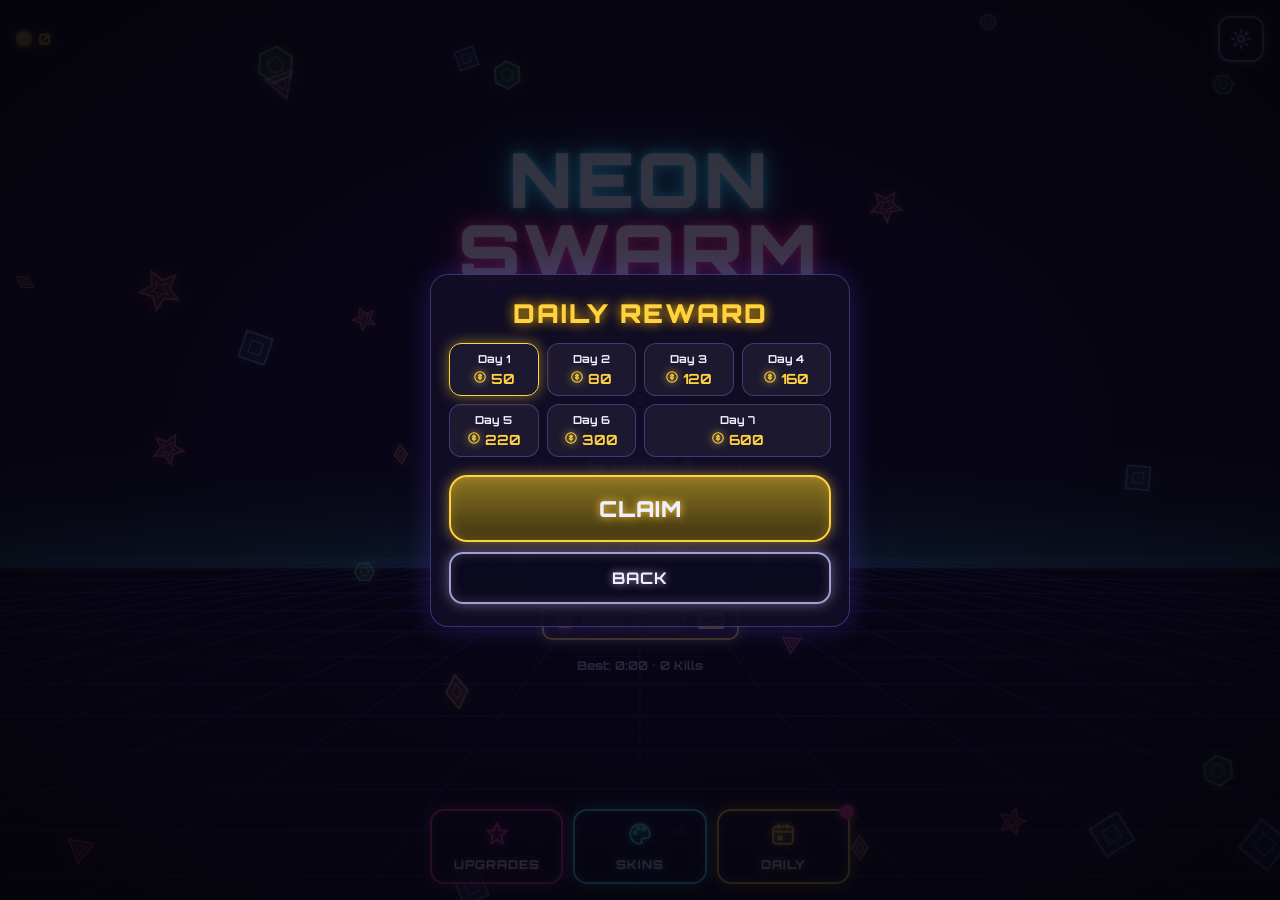
<file: index.html>
<!doctype html>
<html lang="ko">
<head>
  <meta charset="utf-8" />
  <meta name="viewport" content="width=device-width, initial-scale=1, maximum-scale=1, user-scalable=no, viewport-fit=cover" />
  <meta name="theme-color" content="#07060f" />
  <title>Neon Swarm</title>
  <link rel="icon" href="./icon-192.png" />
  <link rel="apple-touch-icon" href="./icon-192.png" />
  <meta name="description" content="Neon Swarm - one-thumb neon survivor action. Survive the swarm, evolve your weapons, defeat the bosses." />
  <script type="module" crossorigin src="./assets/index-BYKQng3G.js"></script>
  <link rel="stylesheet" crossorigin href="./assets/index-DP7U6oqr.css">
</head>
<body>
  <canvas id="game"></canvas>
  <div id="ui"></div>
</body>
</html>
</file>
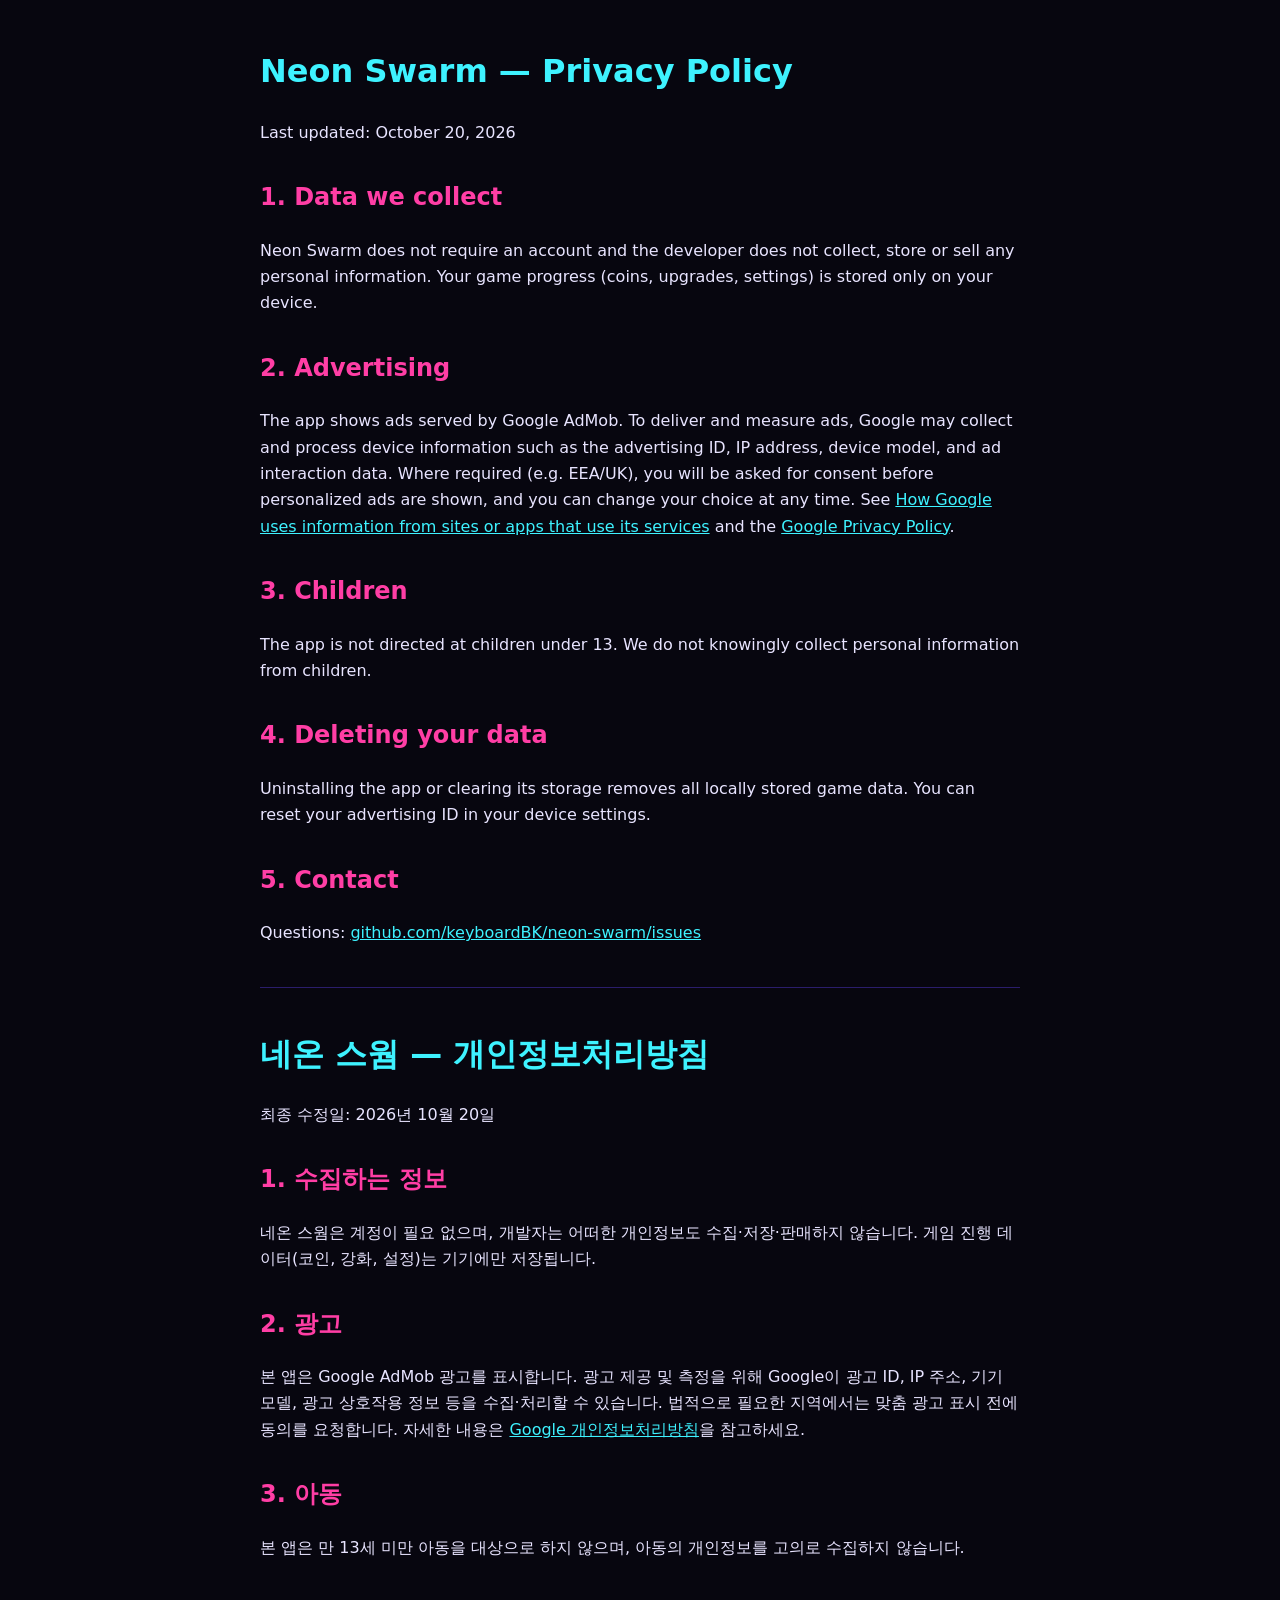
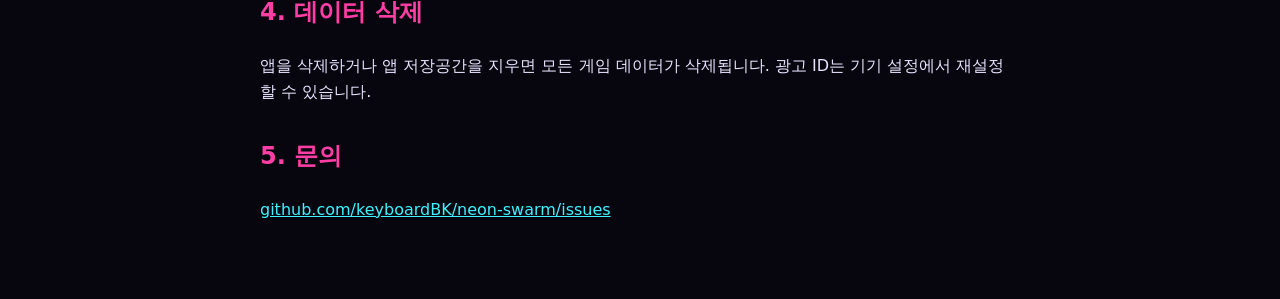
<file: privacy.html>
<!doctype html>
<html lang="en">
<head>
<meta charset="utf-8" />
<meta name="viewport" content="width=device-width, initial-scale=1" />
<title>Neon Swarm — Privacy Policy</title>
<style>
  body { font-family: system-ui, 'Malgun Gothic', sans-serif; background: #07060f; color: #e8e4ff; max-width: 760px; margin: 0 auto; padding: 24px 16px 60px; line-height: 1.65; }
  h1 { color: #3ef2ff; } h2 { color: #ff3ea5; margin-top: 32px; } a { color: #3ef2ff; }
  hr { border: 0; border-top: 1px solid #2a1d6b; margin: 40px 0; }
</style>
</head>
<body>
<h1>Neon Swarm — Privacy Policy</h1>
<p>Last updated: October 20, 2026</p>

<h2>1. Data we collect</h2>
<p>Neon Swarm does not require an account and the developer does not collect, store or sell any personal information. Your game progress (coins, upgrades, settings) is stored only on your device.</p>

<h2>2. Advertising</h2>
<p>The app shows ads served by Google AdMob. To deliver and measure ads, Google may collect and process device information such as the advertising ID, IP address, device model, and ad interaction data. Where required (e.g. EEA/UK), you will be asked for consent before personalized ads are shown, and you can change your choice at any time. See <a href="https://policies.google.com/technologies/partner-sites">How Google uses information from sites or apps that use its services</a> and the <a href="https://policies.google.com/privacy">Google Privacy Policy</a>.</p>

<h2>3. Children</h2>
<p>The app is not directed at children under 13. We do not knowingly collect personal information from children.</p>

<h2>4. Deleting your data</h2>
<p>Uninstalling the app or clearing its storage removes all locally stored game data. You can reset your advertising ID in your device settings.</p>

<h2>5. Contact</h2>
<p>Questions: <a href="https://github.com/keyboardBK/neon-swarm/issues">github.com/keyboardBK/neon-swarm/issues</a></p>

<hr />

<h1>네온 스웜 — 개인정보처리방침</h1>
<p>최종 수정일: 2026년 10월 20일</p>
<h2>1. 수집하는 정보</h2>
<p>네온 스웜은 계정이 필요 없으며, 개발자는 어떠한 개인정보도 수집·저장·판매하지 않습니다. 게임 진행 데이터(코인, 강화, 설정)는 기기에만 저장됩니다.</p>
<h2>2. 광고</h2>
<p>본 앱은 Google AdMob 광고를 표시합니다. 광고 제공 및 측정을 위해 Google이 광고 ID, IP 주소, 기기 모델, 광고 상호작용 정보 등을 수집·처리할 수 있습니다. 법적으로 필요한 지역에서는 맞춤 광고 표시 전에 동의를 요청합니다. 자세한 내용은 <a href="https://policies.google.com/privacy?hl=ko">Google 개인정보처리방침</a>을 참고하세요.</p>
<h2>3. 아동</h2>
<p>본 앱은 만 13세 미만 아동을 대상으로 하지 않으며, 아동의 개인정보를 고의로 수집하지 않습니다.</p>
<h2>4. 데이터 삭제</h2>
<p>앱을 삭제하거나 앱 저장공간을 지우면 모든 게임 데이터가 삭제됩니다. 광고 ID는 기기 설정에서 재설정할 수 있습니다.</p>
<h2>5. 문의</h2>
<p><a href="https://github.com/keyboardBK/neon-swarm/issues">github.com/keyboardBK/neon-swarm/issues</a></p>
</body>
</html>
</file>
<file: assets/index-DP7U6oqr.css>
@font-face{font-family:Orbitron;font-style:normal;font-display:swap;font-weight:700;src:url(./orbitron-latin-700-normal-4jsRXGGJ.woff2) format("woff2"),url(./orbitron-latin-700-normal-DmYOh-W9.woff) format("woff");unicode-range:U+0000-00FF,U+0131,U+0152-0153,U+02BB-02BC,U+02C6,U+02DA,U+02DC,U+0304,U+0308,U+0329,U+2000-206F,U+20AC,U+2122,U+2191,U+2193,U+2212,U+2215,U+FEFF,U+FFFD}@font-face{font-family:Orbitron;font-style:normal;font-display:swap;font-weight:900;src:url(./orbitron-latin-900-normal-DrIi7unX.woff2) format("woff2"),url(./orbitron-latin-900-normal-BbJatbhp.woff) format("woff");unicode-range:U+0000-00FF,U+0131,U+0152-0153,U+02BB-02BC,U+02C6,U+02DA,U+02DC,U+0304,U+0308,U+0329,U+2000-206F,U+20AC,U+2122,U+2191,U+2193,U+2212,U+2215,U+FEFF,U+FFFD}:root{--bg: #07060f;--panel: rgba(18, 14, 38, .92);--line: rgba(140, 120, 255, .35);--text: #f1eeff;--dim: #a59fd0;--cyan: #3ef2ff;--pink: #ff3ea5;--gold: #ffd23e;--green: #5dff8f;--safe-top: env(safe-area-inset-top, 0px);--safe-bot: env(safe-area-inset-bottom, 0px)}*{box-sizing:border-box;-webkit-tap-highlight-color:transparent;user-select:none;-webkit-user-select:none}html,body{margin:0;height:100%;overflow:hidden;background:var(--bg);color:var(--text);font-family:Orbitron,system-ui,Apple SD Gothic Neo,Noto Sans KR,sans-serif;touch-action:none;overscroll-behavior:none}canvas#game{position:fixed;inset:0;width:100%;height:100%;display:block}#ui{position:fixed;inset:0;pointer-events:none}#ui>*{pointer-events:auto}.ko{font-family:system-ui,Apple SD Gothic Neo,Noto Sans KR,sans-serif;font-weight:800}.screen{position:absolute;inset:0;display:flex;flex-direction:column;align-items:center;padding:calc(16px + var(--safe-top)) 16px calc(16px + var(--safe-bot));animation:fadeIn .25s ease}.dim-bg{background:radial-gradient(ellipse at center,#0a061eb8,#04030aeb)}@keyframes fadeIn{0%{opacity:0}to{opacity:1}}@keyframes pop{0%{transform:scale(.7);opacity:0}70%{transform:scale(1.05)}to{transform:scale(1);opacity:1}}@keyframes pulse{0%,to{transform:scale(1)}50%{transform:scale(1.06)}}@keyframes float{0%,to{transform:translateY(0)}50%{transform:translateY(-6px)}}@keyframes shine{0%{background-position:-200% 0}to{background-position:200% 0}}.btn{pointer-events:auto;border:2px solid var(--c, var(--cyan));color:var(--text);background:#0a081cbf;border-radius:14px;padding:14px 22px;font:inherit;font-size:16px;letter-spacing:1px;cursor:pointer;box-shadow:0 0 14px color-mix(in srgb,var(--c, var(--cyan)) 55%,transparent),inset 0 0 12px color-mix(in srgb,var(--c, var(--cyan)) 25%,transparent);text-shadow:0 0 8px var(--c, var(--cyan));transition:transform .08s ease;display:inline-flex;align-items:center;justify-content:center;gap:8px}.btn:active{transform:scale(.95)}.btn.big{font-size:22px;padding:18px 28px;border-radius:18px;min-width:240px;font-weight:900}.btn.fill{background:linear-gradient(180deg,color-mix(in srgb,var(--c, var(--cyan)) 55%,#000),color-mix(in srgb,var(--c, var(--cyan)) 25%,#000))}.btn.small{padding:8px 12px;font-size:13px;border-radius:10px}.btn[disabled]{opacity:.4;filter:grayscale(.7)}.btn .ad{font-size:10px;background:var(--gold);color:#000;border-radius:4px;padding:2px 5px;text-shadow:none;font-weight:900}.icon-btn{width:46px;height:46px;padding:0;border-radius:12px;font-size:20px}.coins{display:inline-flex;align-items:center;gap:6px;font-weight:900;color:var(--gold);text-shadow:0 0 8px rgba(255,210,62,.7)}.coin-ic{width:16px;height:16px;border-radius:50%;background:radial-gradient(circle at 35% 35%,#fff6b0,#ffd23e 45%,#c48a00);box-shadow:0 0 8px #ffd23e;display:inline-block}.panel{background:var(--panel);border:1.5px solid var(--line);border-radius:18px;box-shadow:0 0 30px #6e50ff40}.title-top{width:100%;display:flex;justify-content:space-between;align-items:center}.logo{margin-top:9vh;text-align:center;animation:float 3s ease-in-out infinite}.logo .l1,.logo .l2{font-weight:900;font-size:clamp(46px,15vw,76px);line-height:.95;letter-spacing:4px}.logo .l1{color:#e9fdff;text-shadow:0 0 6px #3ef2ff,0 0 18px #3ef2ff,0 0 40px #0aa3ff}.logo .l2{color:#ffe8f6;text-shadow:0 0 6px #ff3ea5,0 0 18px #ff3ea5,0 0 40px #c00070}.logo .sub{margin-top:14px;color:var(--dim);font-size:12px;letter-spacing:3px}.title-mid{flex:1;display:flex;flex-direction:column;align-items:center;justify-content:center;gap:18px;width:100%}.stage-sel{display:flex;align-items:center;gap:14px}.stage-sel .name{min-width:170px;text-align:center}.stage-sel .name b{display:block;font-size:22px}.stage-sel .name small{color:var(--dim);font-size:12px}.title-bot{display:grid;grid-template-columns:repeat(3,1fr);gap:10px;width:100%;max-width:420px}.title-bot .btn{flex-direction:column;font-size:12px;padding:10px 6px;gap:4px}.title-bot .btn span.e{font-size:24px;text-shadow:none}.badge{position:absolute;top:-6px;right:-6px;width:14px;height:14px;border-radius:50%;background:var(--pink);box-shadow:0 0 8px var(--pink)}.rel{position:relative}.best{color:var(--dim);font-size:12px}.hud{position:absolute;inset:0;pointer-events:none;padding-top:var(--safe-top)}.hud *{pointer-events:none}.hud .xpbar{position:absolute;top:calc(var(--safe-top) + 6px);left:10px;right:10px;height:14px;border-radius:8px;background:#141032cc;border:1.5px solid rgba(62,242,255,.5);overflow:hidden}.hud .xpbar i{display:block;height:100%;width:0;background:linear-gradient(90deg,#2fb8ff,#3ef2ff,#aefcff);box-shadow:0 0 10px #3ef2ff;transition:width .15s}.hud .lv{position:absolute;top:calc(var(--safe-top) + 4px);left:50%;transform:translate(-50%);font-size:11px;font-weight:900;text-shadow:0 0 4px #000,0 0 6px #000;line-height:18px}.hud .row{position:absolute;top:calc(var(--safe-top) + 26px);left:12px;right:64px;display:flex;justify-content:space-between;align-items:center;font-weight:900;font-size:15px;text-shadow:0 0 6px #000}.hud .timer{font-size:20px}.hud .kills{color:var(--pink)}.hud .boss{position:absolute;top:calc(var(--safe-top) + 58px);left:30px;right:30px;text-align:center;font-size:12px;font-weight:900;color:#ff6a6a;text-shadow:0 0 6px #f00}.hud .boss .bar{height:10px;margin-top:4px;border-radius:6px;background:#3c0000b3;border:1.5px solid #ff4d4d;overflow:hidden}.hud .boss .bar i{display:block;height:100%;background:linear-gradient(90deg,#ff2a55,#ff8a3d);box-shadow:0 0 10px #f33}.hud .slots{position:absolute;top:calc(var(--safe-top) + 52px);left:10px;display:flex;flex-direction:column;gap:4px}.hud .slots div{display:flex;gap:4px}.hud .slot{width:26px;height:26px;border-radius:7px;border:1.5px solid rgba(255,255,255,.25);background:#0a081ea6;display:grid;place-items:center;font-size:14px;position:relative}.hud .slot sub{position:absolute;bottom:-3px;right:-2px;font-size:9px;font-weight:900;color:#fff;text-shadow:0 0 3px #000,0 0 3px #000}.hud .slot.evo{border-color:var(--gold);box-shadow:0 0 8px var(--gold)}.pause-btn{position:absolute;top:calc(var(--safe-top) + 26px);right:10px;pointer-events:auto!important}.banner{position:absolute;top:34%;left:0;right:0;text-align:center;font-weight:900;font-size:30px;letter-spacing:3px;pointer-events:none;animation:pop .4s ease,fadeIn .3s reverse 2.2s forwards}.lvl-title{margin-top:8vh;font-size:34px;font-weight:900;color:#fff;text-shadow:0 0 10px var(--gold),0 0 30px var(--gold);animation:pop .35s ease}.lvl-sub{color:var(--dim);font-size:13px;margin:6px 0 18px}.cards{display:flex;flex-direction:column;gap:12px;width:100%;max-width:420px}.card{display:flex;gap:14px;align-items:center;padding:14px;text-align:left;border-radius:16px;border:2px solid var(--c);background:linear-gradient(135deg,#19123cf2,#0a0819f2);box-shadow:0 0 16px color-mix(in srgb,var(--c) 45%,transparent);cursor:pointer;animation:pop .35s ease backwards;font:inherit;color:var(--text);pointer-events:auto}.card:active{transform:scale(.97)}.card .ic{flex:0 0 58px;height:58px;border-radius:14px;display:grid;place-items:center;font-size:30px;background:color-mix(in srgb,var(--c) 18%,#000);border:1.5px solid var(--c);box-shadow:inset 0 0 14px color-mix(in srgb,var(--c) 40%,transparent)}.card .tx b{display:block;font-size:16px;color:var(--c);text-shadow:0 0 8px color-mix(in srgb,var(--c) 70%,transparent)}.card .tx small{display:block;font-size:12px;color:#cfc9f5;margin-top:4px;line-height:1.35}.card .tx .lvtag{font-size:11px;color:var(--dim);margin-left:6px}.card.evo{background:linear-gradient(110deg,#3c2800f2,#191200f2,#3c2800f2);background-size:200% 100%;animation:pop .35s ease backwards,shine 2.5s linear infinite}.card .new{font-size:10px;background:var(--pink);color:#fff;padding:2px 6px;border-radius:5px;margin-left:6px;text-shadow:none}.reroll{margin-top:14px}.modal{width:100%;max-width:420px;padding:22px 18px;margin:auto;text-align:center;animation:pop .3s ease}.modal h2{margin:0 0 6px;font-size:26px;font-weight:900;letter-spacing:2px}.modal p{color:var(--dim);margin:6px 0;font-size:13px}.modal .btns{display:flex;flex-direction:column;gap:10px;margin-top:18px;align-items:stretch}.stats{display:grid;grid-template-columns:1fr 1fr;gap:8px;margin:16px 0 4px}.stats div{background:#ffffff0d;border-radius:10px;padding:10px}.stats small{display:block;color:var(--dim);font-size:11px}.stats b{font-size:20px}.reward{font-size:32px;margin:12px 0}.list-head{width:100%;max-width:460px;display:flex;align-items:center;justify-content:space-between;margin-bottom:12px}.list-head h2{margin:0;font-size:22px;letter-spacing:2px}.list{width:100%;max-width:460px;flex:1;overflow-y:auto;display:flex;flex-direction:column;gap:10px;padding:4px 2px 20px;touch-action:pan-y}.item{display:flex;align-items:center;gap:12px;padding:12px}.item .ic{flex:0 0 52px;height:52px;border-radius:12px;display:grid;place-items:center;font-size:26px;background:#ffffff0d;border:1.5px solid var(--line)}.item .tx{flex:1;min-width:0}.item .tx b{font-size:15px}.item .tx small{display:block;color:var(--dim);font-size:11px;margin-top:3px}.pips{display:flex;gap:3px;margin-top:6px}.pips i{width:14px;height:6px;border-radius:3px;background:#ffffff1f}.pips i.on{background:var(--cyan);box-shadow:0 0 6px var(--cyan)}.skins{display:grid;grid-template-columns:repeat(2,1fr);gap:10px}.skin{padding:14px 10px;display:flex;flex-direction:column;align-items:center;gap:8px;cursor:pointer}.skin canvas{width:72px;height:72px}.skin.sel{border-color:var(--gold);box-shadow:0 0 18px #ffd23e80}.skin b{font-size:13px}.tabs{display:flex;gap:8px;margin-bottom:10px}.days{display:grid;grid-template-columns:repeat(4,1fr);gap:8px;margin-top:14px}.day{border-radius:12px;padding:8px 4px;background:#ffffff0d;border:1.5px solid var(--line);font-size:11px}.day b{display:block;font-size:14px;color:var(--gold);margin-top:4px}.day.done{opacity:.45}.day.today{border-color:var(--gold);box-shadow:0 0 14px #ffd23e80;animation:pulse 1.4s infinite}.day.d7{grid-column:span 2}.toggle-row{display:flex;justify-content:space-between;align-items:center;padding:12px 4px;border-bottom:1px solid rgba(255,255,255,.07);font-size:14px}.toast{position:absolute;bottom:calc(90px + var(--safe-bot));left:50%;transform:translate(-50%);padding:10px 18px;font-size:13px;pointer-events:none;animation:pop .25s ease;white-space:nowrap}.ad-sim{position:absolute;inset:0;background:#000;display:flex;flex-direction:column;align-items:center;justify-content:center;gap:14px;z-index:50;color:#aaa;font-size:14px}.ad-sim .ring{width:70px;height:70px;border-radius:50%;border:4px solid #333;border-top-color:var(--gold);animation:spin 1s linear infinite}@keyframes spin{to{transform:rotate(360deg)}}.legal{margin-top:18px;font-size:11px;color:var(--dim)}.legal a{color:var(--dim)}
</file>
